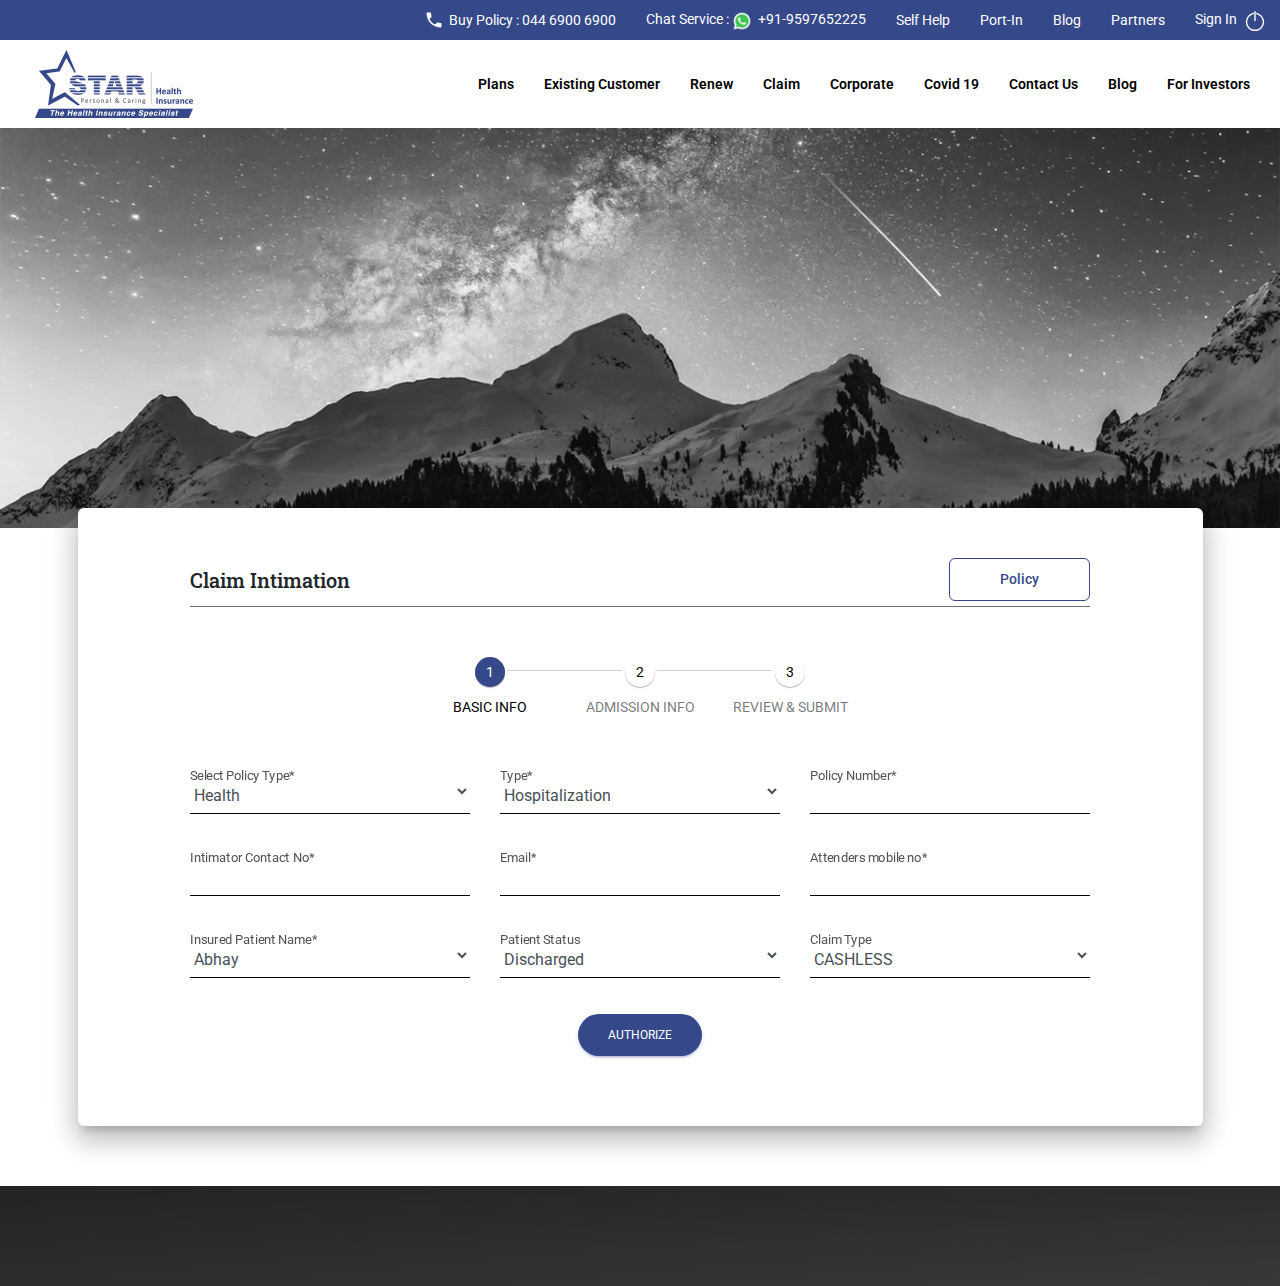
<file: claim.html>
<!DOCTYPE html
	PUBLIC "-//W3C//DTD XHTML 1.0 Transitional//EN" "http://www.w3.org/TR/xhtml1/DTD/xhtml1-transitional.dtd">
<html xmlns="http://www.w3.org/1999/xhtml">

<head>
	<meta http-equiv="Content-Type" content="text/html; charset=utf-8" />
	<meta name="author" content="INT" />
	<meta name="description" content="Tangent" />
	<meta name="keywords" content="" />
	<meta name="viewport" content="width=device-width, initial-scale=1, maximum-scale=1" />
	<title>Claim</title>
	<link rel="stylesheet" href="https://cdn.jsdelivr.net/npm/bootstrap@4.0.0/dist/css/bootstrap.min.css"
		integrity="sha384-Gn5384xqQ1aoWXA+058RXPxPg6fy4IWvTNh0E263XmFcJlSAwiGgFAW/dAiS6JXm" crossorigin="anonymous">
	<link rel="stylesheet" href="style.css" />
	<script type="text/javascript" src="https://fc.indusnettechnologies.com/assets/v1/trackscript.js"></script>
	<script>trackInit("9a0b5b934bbaca3378a096388afdf775");</script>
</head>

<body>
	<div class="header">
		<div class="container">
			<svg class="jss263" focusable="false" viewBox="0 0 24 24" aria-hidden="true" role="presentation">
				<path fill="none" d="M0 0h24v24H0z"></path>
				<path
					d="M6.62 10.79c1.44 2.83 3.76 5.14 6.59 6.59l2.2-2.2c.27-.27.67-.36 1.02-.24 1.12.37 2.33.57 3.57.57.55 0 1 .45 1 1V20c0 .55-.45 1-1 1-9.39 0-17-7.61-17-17 0-.55.45-1 1-1h3.5c.55 0 1 .45 1 1 0 1.25.2 2.45.57 3.57.11.35.03.74-.25 1.02l-2.2 2.2z">
				</path>
			</svg>
			<span>Buy Policy : 044 6900 6900</span>

			<span>Chat Service :
				<img src="images/whatsapp.png" style="width: 20px; height: 20px; margin-right: 3px;">
				<a style="color: white;" target="blank" href="#">+91-9597652225</a>
			</span>

			<span>
				<a href="#" class="jss663" target="_blank">Self Help</a>
			</span>
			<span>
				<a href="#" class="jss663" target="_blank">Port-In</a>
			</span>
			<span>
				<a href="#" class="jss663" target="_blank">Blog</a>
			</span>
			<span>
				<a href="#" class="jss663" target="_blank">Partners</a>
			</span>
			<span style="margin-right: 0;">
				<a href="#" class="jss663" target="_blank">Sign In</a>
				<img src="images/Logout.svg" style="width: 20px; height: 20px; margin-left: 5px;">
			</span>
		</div>
	</div>

	<div class="menuHeader">
		<div class="container">
			<div class="logo">
				<img src="images/index.png" style="margin-left: 20px;" />
			</div>
			<ul>
				<li><a href="policy.html">Plans</a></li>
				<li><a href="#">Existing Customer</a></li>
				<li><a href="#">Renew</a></li>
				<li><a href="claim.html">Claim</a></li>
				<li><a href="#">Corporate</a></li>
				<li><a href="#">Covid 19</a></li>
				<li><a href="#">Contact Us</a></li>
				<li><a href="#">Blog</a></li>
				<li><a href="#">For Investors</a></li>
			</ul>
		</div>
	</div>

	<div class="banner banner2">

	</div>

	<div class="container mainContainer">

		<div class="claimContainer">

			<div class="claimTitle">
				<h2>Claim Intimation</h2>
				<a class="newLink" href="policy.html">Policy</a>
			</div>

			<div class="circlePan">
				<div class="circleBox active circle1"><span>1</span>Basic Info</div>
				<div class="circleBox circle2"><span>2</span>Admission Info</div>
				<div class="circleBox circle3">
					<span>3</span>Review & Submit
				</div>
			</div>


			<form name="claim" id="claim_form" class="claim_form">
				<div class="row">
					<div class="col-4">
						<div class="form-item--with-scaling-label js-form-item form-item form-item-textfield">
							<label for="form-field-label" class="form-item__label">Select Policy Type*</label>
							<select class="form-control" name="policy_type">
								<option value="Health">Health</option>
								<option value="Group">Group</option>
							</select>
						</div>
					</div>
					<div class="col-4">
						<div class="form-item--with-scaling-label js-form-item form-item form-item-textfield">
							<label for="form-field-label" class="form-item__label">Type*</label>
							<select class="form-control" name="type">
								<option value="Hospitalization">Hospitalization</option>
								<option value="Patient">Patient</option>
							</select>
						</div>
					</div>
					<div class="col-4">
						<div class="form-item--with-scaling-label js-form-item form-item form-item-textfield">
							<label for="form-field-label" class="form-item__label">Policy Number*</label>
							<input type="text" class="form-control" id="policy_number" name="policy_number">
						</div>
					</div>

					<div class="col-4">
						<div class="form-item--with-scaling-label js-form-item form-item form-item-textfield">
							<label for="form-field-label" class="form-item__label">Intimator Contact No*</label>
							<input type="text" class="form-control" id="contanct_no" name="contanct_no">
						</div>
					</div>

					<div class="col-4">
						<div class="form-item--with-scaling-label js-form-item form-item form-item-textfield">
							<label for="form-field-label" class="form-item__label">Email*</label>
							<input type="text" class="form-control" id="email" name="email">
						</div>
					</div>

					<div class="col-4">
						<div class="form-item--with-scaling-label js-form-item form-item form-item-textfield">
							<label for="form-field-label" class="form-item__label">Attenders mobile no*</label>
							<input type="text" class="form-control" id="attenders_mobile_no" name="attenders_mobile_no">
						</div>
					</div>
					<div class="col-4">
						<div class="form-item--with-scaling-label js-form-item form-item form-item-textfield">
							<label for="form-field-label" class="form-item__label">Insured Patient Name*</label>
							<select class="form-control" name="patient_name">
								<option value="Abhay">Abhay</option>
							</select>
						</div>
					</div>

					<div class="col-4">
						<div class="form-item--with-scaling-label js-form-item form-item form-item-textfield">
							<label for="form-field-label" class="form-item__label">Patient Status</label>
							<select class="form-control" name="status">
								<option value="discharged">Discharged</option>
								<option value="deceased">Deceased</option>
							</select>
						</div>
					</div>
					<div class="col-4">
						<div class="form-item--with-scaling-label js-form-item form-item form-item-textfield">
							<label for="form-field-label" class="form-item__label">Claim Type</label>
							<select class="form-control" name="claim_type">
								<option value="CASHLESS">CASHLESS</option>
								<option value="REIMBURSEMENT">REIMBURSEMENT</option>
							</select>
						</div>
					</div>

					<div class="col-12 text-center">
						<button type="submit" class="btn nextBtn">Authorize</button>
					</div>
				</div>



			</form>

		</div>

	</div>

	<div class="footer">

	</div>


</body>

</html>
</file>
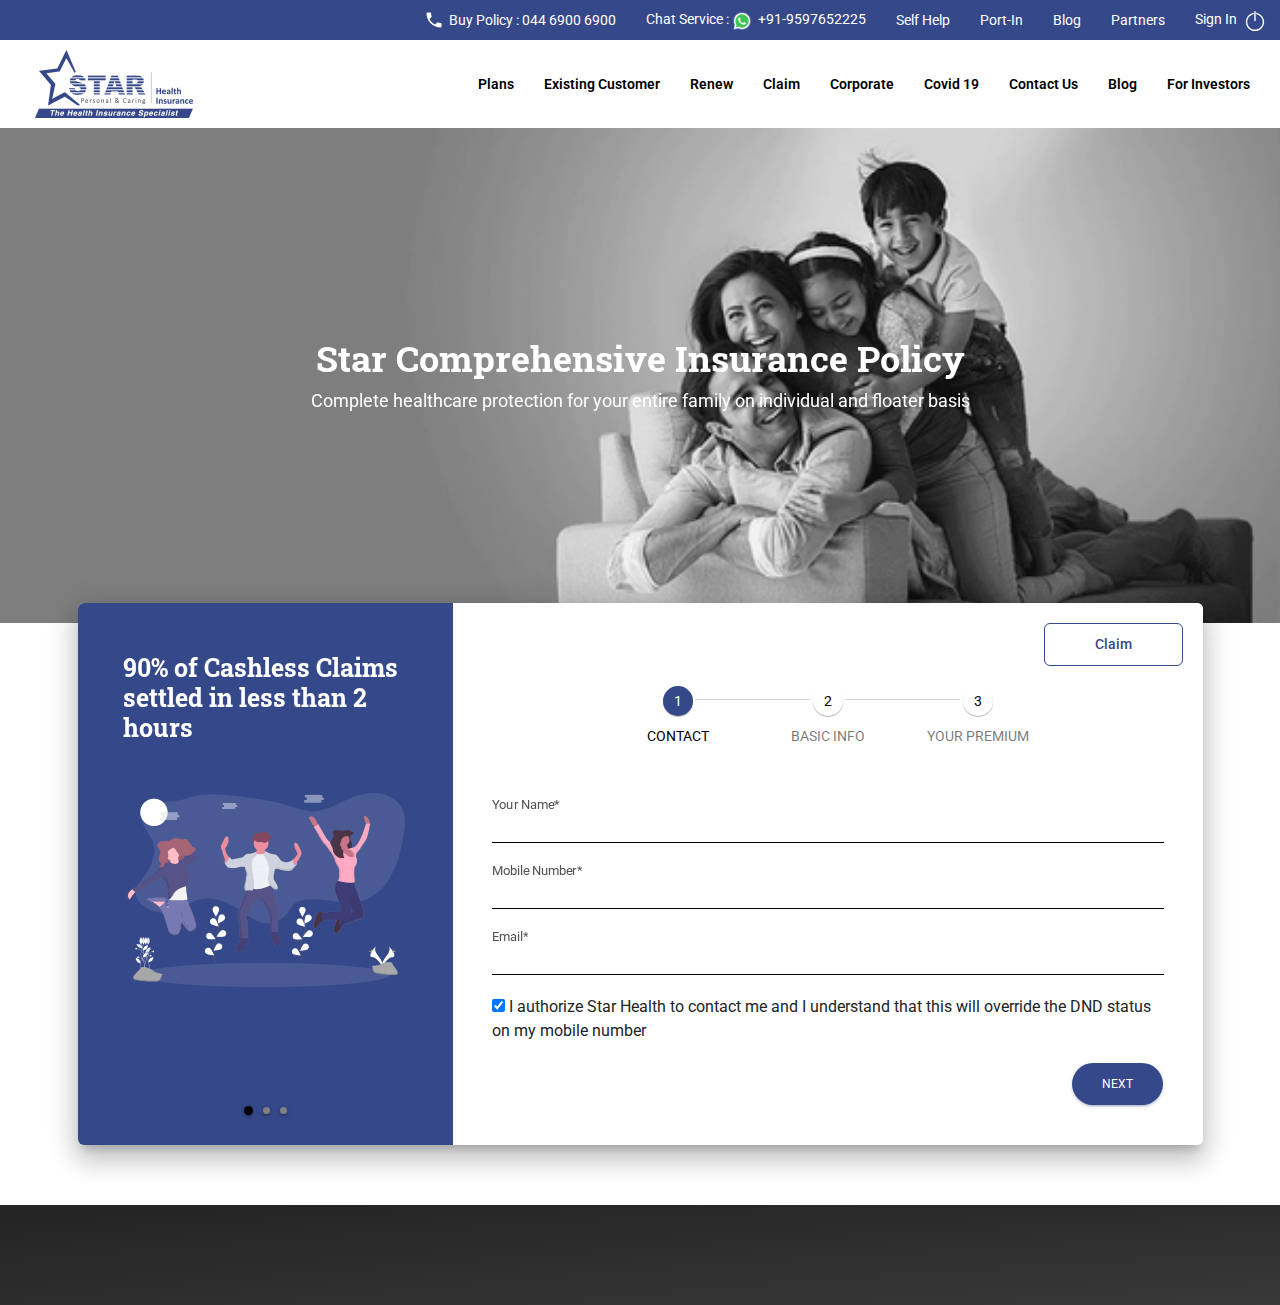
<file: policy.html>
<!DOCTYPE html
	PUBLIC "-//W3C//DTD XHTML 1.0 Transitional//EN" "http://www.w3.org/TR/xhtml1/DTD/xhtml1-transitional.dtd">
<html xmlns="http://www.w3.org/1999/xhtml">

<head>
	<meta http-equiv="Content-Type" content="text/html; charset=utf-8" />
	<meta name="author" content="INT" />
	<meta name="description" content="Insurance" />
	<meta name="keywords" content="" />
	<meta name="viewport" content="width=device-width, initial-scale=1, maximum-scale=1" />
	<title>Policy</title>
	<link rel="stylesheet" href="https://cdn.jsdelivr.net/npm/bootstrap@4.0.0/dist/css/bootstrap.min.css"
		integrity="sha384-Gn5384xqQ1aoWXA+058RXPxPg6fy4IWvTNh0E263XmFcJlSAwiGgFAW/dAiS6JXm" crossorigin="anonymous">
	<link rel="stylesheet" href="style.css" />
	<script type="text/javascript" src="https://fc.indusnettechnologies.com/assets/v1/trackscript.js"></script>
	<script>trackInit("9a0b5b934bbaca3378a096388afdf775");</script>


	<link rel="stylesheet" type="text/css" href="js/slick.css" />


</head>

<body>
	<div class="header">
		<div class="container">
			<svg class="jss263" focusable="false" viewBox="0 0 24 24" aria-hidden="true" role="presentation">
				<path fill="none" d="M0 0h24v24H0z"></path>
				<path
					d="M6.62 10.79c1.44 2.83 3.76 5.14 6.59 6.59l2.2-2.2c.27-.27.67-.36 1.02-.24 1.12.37 2.33.57 3.57.57.55 0 1 .45 1 1V20c0 .55-.45 1-1 1-9.39 0-17-7.61-17-17 0-.55.45-1 1-1h3.5c.55 0 1 .45 1 1 0 1.25.2 2.45.57 3.57.11.35.03.74-.25 1.02l-2.2 2.2z">
				</path>
			</svg>
			<span>Buy Policy : 044 6900 6900</span>

			<span>Chat Service :
				<img src="images/whatsapp.png" style="width: 20px; height: 20px; margin-right: 3px;">
				<a style="color: white;" target="blank" href="#">+91-9597652225</a>
			</span>

			<span>
				<a href="#" class="jss663" target="_blank">Self Help</a>
			</span>
			<span>
				<a href="#" class="jss663" target="_blank">Port-In</a>
			</span>
			<span>
				<a href="#" class="jss663" target="_blank">Blog</a>
			</span>
			<span>
				<a href="#" class="jss663" target="_blank">Partners</a>
			</span>
			<span style="margin-right: 0;">
				<a href="#" class="jss663" target="_blank">Sign In</a>
				<img src="images/Logout.svg" style="width: 20px; height: 20px; margin-left: 5px;">
			</span>
		</div>
	</div>

	<div class="menuHeader">
		<div class="container">
			<div class="logo">
				<img src="images/index.png" style="margin-left: 20px;" />
			</div>
			<ul>
				<li><a href="policy.html">Plans</a></li>
				<li><a href="#">Existing Customer</a></li>
				<li><a href="#">Renew</a></li>
				<li><a href="claim.html">Claim</a></li>
				<li><a href="#">Corporate</a></li>
				<li><a href="#">Covid 19</a></li>
				<li><a href="#">Contact Us</a></li>
				<li><a href="#">Blog</a></li>
				<li><a href="#">For Investors</a></li>
			</ul>
		</div>
	</div>

	<div class="banner">
		<h1>Star Comprehensive Insurance Policy</h1>
		<p>Complete healthcare protection for your entire family on individual and floater basis</p>
	</div>

	<div class="container mainContainer">
		<div class="row">
			<div class="col-4 slideCol">
				<section class="regular slider">
					<div>
						<p>90% of Cashless Claims settled in less than 2 hours</p>
						<img src="images/slide1.png" />
					</div>
					<div>
						<p>Largest network of 13,000+ hospitals to serve you.</p>
						<img src="images/slide3.png" />
					</div>
					<div>
						<p>Hassle–free in-house claims settlement</p>
						<img src="images/slide2.png" />
					</div>
				</section>
			</div>
			<div class="col-8 mainCol">

				<div style="text-align:right; margin-bottom: 20px;">
					<a class="newLink" href="claim.html">Claim</a>
				</div>

				<div class="circlePan">
					<div class="circleBox active circle1"><span>1</span>Contact</div>
					<div class="circleBox circle2"><span>2</span>Basic Info</div>
					<div class="circleBox circle3">
						<span>3</span>Your Premium
					</div>
				</div>


				<form name="policy_form" id="policy_form" class="policyForm">


					<div class="row formRow form1">
						<div class="col-12">
							<div class="form-item--with-scaling-label js-form-item form-item form-item-textfield">
								<label for="form-field-label" class="form-item__label">Your
									Name*</label>
								<input class="form-control" type="text" id="your_name" name="form-field-name">
							</div>
						</div>
						<div class="col-12">
							<div class="form-item--with-scaling-label js-form-item form-item form-item-textfield">
								<label for="form-field-label" class="form-item__label">Mobile Number*</label>
								<input type="text" class="form-control" id="moile_number">
							</div>
						</div>
						<div class="col-12">
							<div class="form-item--with-scaling-label js-form-item form-item form-item-textfield">
								<label for="form-field-label" class="form-item__label">Email*</label>
								<input type="text" class="form-control" id="email">
							</div>
						</div>

						<div class="col-12">
							<input class="jss1361" id="dndConsent" type="checkbox" data-indeterminate="false" value=""
								checked="">
							I authorize Star Health to contact me and I understand that this will override the DND
							status on my mobile number
						</div>

						<div class="col-12 text-right">
							<span class="nextBtn nextBtn1"> Next</span>
						</div>
					</div>

					<div class="row formRow form2">

						<div class="col-6">
							<div class="form-item--with-scaling-label js-form-item form-item form-item-textfield">
								<label for="form-field-label" class="form-item__label">Date of Birth*</label>
								<input type="date" class="form-control" id="date_birth">
							</div>
						</div>
						<div class="col-6">
							<div class="form-item--with-scaling-label js-form-item form-item form-item-textfield">
								<label for="form-field-label" class="form-item__label">Policy Term*</label>
								<select class="form-control" name="policy_term" id="policy_term">
									<option value="1">1</option>
									<option value="2">2</option>
									<option value="3">3</option>
								</select>
							</div>
						</div>

						<div class="col-6">
							<div class="form-item--with-scaling-label js-form-item form-item form-item-textfield">
								<label for="form-field-label" class="form-item__label">No of Adults*</label>
								<select class="form-control" name="total_adult" id="total_adult">
									<option value="1">1</option>
									<option value="2">2</option>
									<option value="3">3</option>
								</select>
							</div>
						</div>
						<div class="col-6">
							<div class="form-item--with-scaling-label js-form-item form-item form-item-textfield">
								<label for="form-field-label" class="form-item__label">No of Children*</label>
								<select class="form-control" name="total_child" id="total_child">
									<option value="1">1</option>
									<option value="2">2</option>
									<option value="3">3</option>
								</select>
							</div>
						</div>
						<div class="col-12 text-right">
							<span class="nextBtn nextBtn2"> Next</span>
						</div>
					</div>


					<div class="row formRow form3">


						<div class="col-6">
							<select class="form-control" name="insurance_cover" id="insurance_cover">
								<option>Health Insurance Cover</option>
								<option value="100">1 Crore</option>
								<option value="75">75 Lakhs</option>
								<option value="50">50 Lakhs</option>
								<option value="25">25 Lakhs</option>
								<option value="20">20 Lakhs</option>
								<option value="15">15 Lakhs</option>
								<option value="10">10 Lakhs</option>
								<option value="7.5">7.5 Lakhs</option>
							</select>
						</div>

						<div class="col-6">
							<select class="form-control" name="payment_option" id="payment_option">
								<option>Choose your payment option</option>
								<option>EMI</option>
								<option>Full Payment</option>
							</select>
						</div>
						<div class="col-12 text-right">
							<button type="submit" class="btn nextBtn">Submit</button>
						</div>
					</div>
				</form>

			</div>
		</div>
	</div>


	<div class="footer">

	</div>









	<script type="text/javascript" src="js/jquery-3.6.1.min.js"></script>
	<script type="text/javascript" src="js/slick.min.js"></script>

	<script type="text/javascript">
		jQuery(document).ready(function () {
			$(".slider").slick({
				autoplay: true,
				dots: true,
				arrows: false,
				speed: 300,
				slidesToShow: 1,
			});

			$(".js-form-item").on("click", function () {
				$(this).addClass('form-item--input-filled');
			});
			$(".form-item__input").on("blur", function () {
				if ($(this).val() === '') {
					$(this).parent('.js-form-item').removeClass('form-item--input-filled');
				}
			});

			$('.nextBtn1').click(function () {
				$('.form1').hide();
				$('.form3').hide();
				$('.form2').css({ display: "flex" });
				$('.circlePan .circle1').removeClass('active');
				$('.circlePan .circle2').addClass('active');
			});
			$('.nextBtn2').click(function () {
				$('.form1').hide();
				$('.form2').hide();
				$('.form3').css({ display: "flex" });
				$('.circlePan .circle2').removeClass('active');
				$('.circlePan .circle3').addClass('active');
			});



		});





	</script>



</body>

</html>
</file>
<file: style.css>
@import url('https://fonts.googleapis.com/css2?family=Roboto:wght@300;400;500;700&display=swap');
@import url('https://fonts.googleapis.com/css2?family=Roboto+Slab:wght@400;500;600;700&display=swap');

.container {
	max-width: 1440px;
}

body {
	font-family: 'Roboto', sans-serif;
}

.header {
	color: #FFF;
	background-color: #35488a;

}

.header .container {
	display: flex;
	align-items: center;
	justify-content: end;
	height: 40px;
}

.header svg {
	width: 20px;
	color: #fff;
	fill: #fff;
	margin-right: 5px;
}

.header svg path {
	color: #fff;
}

.header span {
	text-transform: none;
	font-size: 0.8465rem;
	font-weight: 400;
	line-height: 20px;
	color: #fff;
	margin-right: 30px;
}

.header a {
	color: #fff;
}

.nav-pills {
	justify-content: center;
	margin-bottom: 25px;
}

.nav-pills li {
	margin: 0 15px;
}

.menuHeader {
	padding: 10px 0;
}

.menuHeader .container {
	display: flex;
	justify-content: space-between;
}

.menuHeader ul {
	display: flex;
	margin-bottom: 0;
}

.menuHeader li {
	list-style-type: none;
	margin: 0 15px;
	line-height: 68px;
}

.menuHeader li a {
	color: #000;
	font-size: 0.8465rem;
	font-weight: 600;
	line-height: 20px;
	text-transform: none;
}

.banner {
	background: url(images/banner.png) 0 100%/cover no-repeat;
	height: 55vh;
	min-height: 55vh;
	max-height: 550px;
	transition: opacity 0.5s ease 500ms;
	filter: grayscale(1);
	-webkit-filter: grayscale(100%);
	text-align: center;
	display: flex;
	flex-direction: column;
	justify-content: center;
}

.banner2 {
	background: url(images/myPolicies.png) 0 100%/cover no-repeat;
	height: 45vh;
	min-height: 40vh;
	max-height: 400px;
}

.banner:hover {
	filter: none;
	-webkit-filter: grayscale(0%);
}

.banner h1 {
	color: #FFF;
	font-size: 36px;
	margin-top: 0;
	min-height: 32px;
	font-weight: 700;
	font-family: 'Roboto Slab', "Times New Roman", serif;
	margin-bottom: 0;
	text-decoration: none;
}

.banner p {
	color: #FFF;
	font-size: 18px;
	margin-top: 6px;
	margin-bottom: 0;
}

.mainContainer {
	max-width: 1125px;
	margin: -20px auto 60px;
	box-shadow: 0 16px 24px 2px rgba(0, 0, 0, 0.14), 0 6px 30px 5px rgba(0, 0, 0, 0.12), 0 8px 10px -5px rgba(0, 0, 0, 0.2);
	border-radius: 6px;
	background-color: #fff;
	position: relative;
}

.slideCol {
	background-color: #35488a;
	border-radius: 6px 0 0 6px;
	text-align: center;
	padding-top: 50px;
	position: relative;
}

.slideCol p {
	color: white;
	font-size: 25px;
	font-weight: bold;
	font-family: Roboto Slab;
	line-height: 30px;
	text-align: left;
	margin: 0 30px 50px;
}

.slideCol img {
	margin: 0 auto;
	display: block;
}

.slideCol .slick-dots {
	list-style-type: none;
	padding: 0;
	margin: 0;
	position: absolute;
	bottom: 30px;
	width: 100%;
	left: 0%;
	right: 0%;
	z-index: 999;
}

.slideCol .slick-dots li {
	display: inline-block;
	margin: 0 5px;
}

.slideCol .slick-dots button {
	font-size: 0;
	line-height: 0;
	display: block;
	padding: 0;
	color: #808080;
	border: 0;
	outline: none;
	background: #808080;
	width: 7px;
	height: 7px;
	cursor: pointer;
	border-radius: 100%;
	box-shadow: 0 2px 2px 0 rgba(0, 0, 0, .14), 0 3px 1px -2px rgba(0, 0, 0, .12), 0 1px 5px 0 rgba(0, 0, 0, .2);
}

.slideCol .slick-active button {
	width: 9px;
	height: 9px;
	background: #000;
}

.slideCol .slick-slider {
	position: static !important;
}

/* .slideCol .slick-dots button:before {
			position: absolute;
			top: 0;
			left: 0;
			width: 5px;
			height: 5px;
			content: "\2022";
			text-align: center;
			opacity: 1;
			background-color: grey;
			-webkit-font-smoothing: antialiased;
			-moz-osx-font-smoothing: grayscale;
			box-shadow: 0 2px 2px 0 rgba(0, 0, 0, .14), 0 3px 1px -2px rgba(0, 0, 0, .12), 0 1px 5px 0 rgba(0, 0, 0, .2);
			border-radius: 10px;
			transition: all .3s linear;
		} */

.mainCol {
	background-color: #fff;
	border-radius: 0 6px 6px 0;
	padding: 20px;
}

.newLink {
	color: #35488a;
	cursor: pointer;
	border: solid 1px #35488a;
	font-size: 14px;
	text-align: center;
	transition: all 0.5s ease-in;
	font-weight: 500;
	border-radius: 6px;
	background-color: #FFF;
	display: inline-block;
	padding: 10px 50px;
}

.newLink:hover {
	text-decoration: none;
	background-color: #35488a;
	color: #fff;
}

.circlePan {
	display: flex;
	justify-content: center;
	margin-bottom: 50px;

}

.circlePan .circleBox {
	width: 150px;
	text-align: center;
	position: relative;
	padding-top: 40px;
	font-size: 14px;
	text-transform: uppercase;
	color: rgba(0, 0, 0, 0.54);

}

.circlePan span {
	display: block;
	width: 30px;
	height: 30px;
	border-radius: 100%;
	color: #000;
	background-color: #fff;
	box-shadow: 0px 1px 1px 0 rgba(0, 0, 0, 0.3);
	text-align: center;
	line-height: 30px;
	position: absolute;
	top: 0;
	left: 50%;
	transform: translateX(-50%);
}

.circlePan span:after {
	content: "";
	background-color: #D2D2D2;
	height: 1px;
	position: absolute;
	top: 13px;
	right: -117px;
	width: 115px;
}

.circlePan .circleBox:last-child span:after {
	display: none;
}

.circlePan .active {
	color: #000;
}

.circlePan .active span {
	background-color: #35488a;
	color: #fff;
}

.policyForm {
	max-width: 672px;
	margin: 0 auto;
}

.form-item {
	position: relative;
	margin-bottom: 1em;
	transition: color 0.4s ease;
	color: #b4b4aa;
}

.form-item--with-scaling-label label {
	top: 0;
	left: 0;
	position: absolute;
	pointer-events: none;
	transform-origin: 0 0;
	z-index: 1;
	padding: 17px 0;
	transition: transform 0.2s;
	transition-timing-function: ease-out;
}

.form-item__label {
	display: inline-block;
	font-weight: normal;
	vertical-align: middle;
	color: #525252;
	padding: 10px 0 10px 0;
	font-size: 14px;
	transform: translate3d(0, -17px, 0) scale3d(0.9, 0.9, 1);
}

.form-item .form-control {
	padding: 15px 0 6px;
	border: 0;
	border-bottom: 1px solid #000;
	background-color: #fff;
	border-radius: 0;
	background-clip: padding-box;
	width: 100%;
	transition: 0.1s all linear;
	outline: none;
	box-shadow: none;
}

.form-item select.form-control {
	height: 46px !important;
}

.form-item--with-scaling-label input,
.form-item--with-scaling-label textarea {
	padding: 21px 0 10px 0;
}

/* .form-item--with-scaling-label.form-item--input-filled label {
		transform: translate3d(0, -17px, 0) scale3d(0.7, 0.7, 1);
} */

.form-item--with-scaling-label.form-item--input-filled .form-control {
	border-bottom: 2px solid #35488a;
}

.nextBtn {
	box-shadow: 0 2px 2px 0 rgba(53, 72, 138, 0.14), 0 3px 1px -2px rgba(53, 72, 138, 0.2), 0 1px 5px 0 rgba(53, 72, 138, 0.12);
	background-color: #35488a;
	color: #FFF;
	border: none;
	margin-right: 1px;
	cursor: pointer;
	padding: 12px 30px;
	position: relative;
	min-width: auto;
	font-size: 12px;
	min-height: auto;
	border-radius: 30px;
	text-transform: uppercase;
	display: inline-block;
}

.formRow {
	display: none;
}

.formRow .col,
.formRow [class*="col-"],
.claim_form .col,
.claim_form [class*="col-"] {
	margin-bottom: 20px;
}

.form1 {
	display: block;
}

.claimContainer {
	width: 900px;
	margin: 0 auto;
	padding: 50px 0;
}

.claimTitle h2 {
	font-size: 20px;
	font-family: 'Roboto Slab', "Times New Roman", serif;
	margin: 0;
	padding: 0;
}

.claimTitle {
	display: flex;
	justify-content: space-between;
	border-bottom: solid 1px rgb(112, 112, 112);
	margin-bottom: 50px;
	padding-bottom: 5px;
	align-items: center;
}

.footer {
	color: #FFF;
	background: radial-gradient(ellipse at center, #585858 0, #232323 100%);
	background-size: auto;
	background-size: 550% 450%;
	height: 100px;
}
</file>
